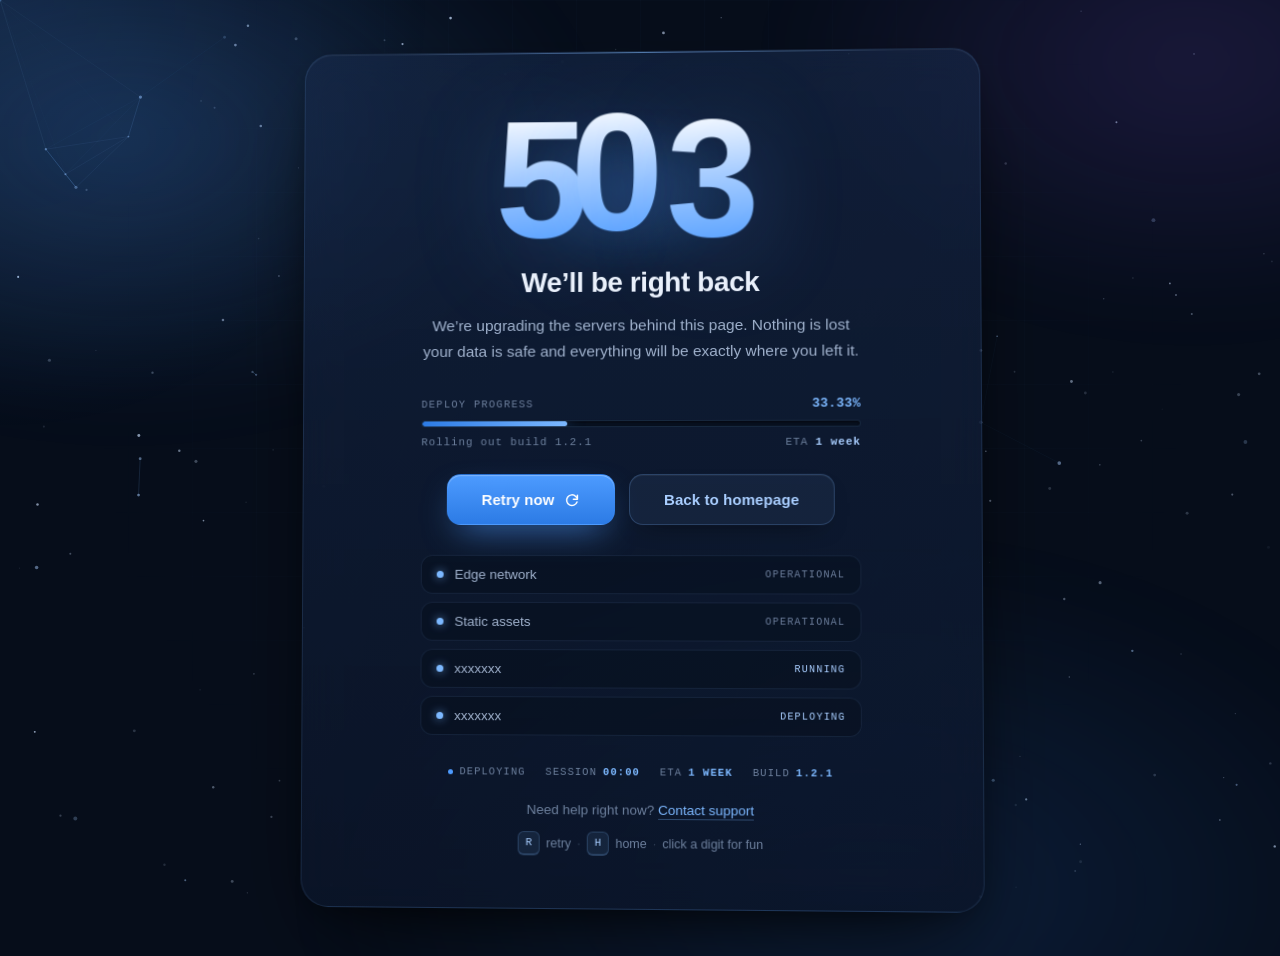
<file: maintenance.html>
<!DOCTYPE html>
<html lang="en">
<head>
<meta charset="UTF-8" />
<meta name="viewport" content="width=device-width, initial-scale=1" />
<meta name="theme-color" content="#060D1A" />
<meta name="color-scheme" content="dark" />
<meta name="robots" content="noindex" />
<title>503 — Upgrading the void</title>
<style>
  /* ============================================================
     Design tokens
  ============================================================ */
  :root {
    --navy-950: #04090F;
    --navy-900: #060D1A;
    --navy-800: #0A1428;
    --navy-700: #0F1D38;
    --navy-600: #16294B;

    --blue-500: #2C7BE5;
    --blue-400: #4D9BFF;
    --blue-300: #7CB8FF;
    --blue-200: #A9CEFF;

    --text:      #E9F0FB;
    --text-soft: #9FB1CC;
    --text-dim:  #6C7F9C;

    --radius-card: 28px;
    --radius-btn: 14px;

    --mono: ui-monospace, SFMono-Regular, "SF Mono", Menlo, Consolas, monospace;
  }

  * { box-sizing: border-box; margin: 0; padding: 0; }

  html { min-height: 100%; }

  body {
    min-height: 100vh;
    min-height: 100dvh;
    font-family: "Inter", -apple-system, BlinkMacSystemFont, "Segoe UI",
                 Roboto, Helvetica, Arial, sans-serif;
    background: var(--navy-900);
    color: var(--text);
    display: grid;
    place-items: center;
    padding: 48px 24px;
    -webkit-font-smoothing: antialiased;
    -moz-osx-font-smoothing: grayscale;
    overflow-x: hidden;
    position: relative;
    -webkit-tap-highlight-color: transparent;
  }

  /* ============================================================
     Ambient layers
  ============================================================ */
  .aurora {
    position: fixed;
    inset: -22%;
    z-index: 0;
    pointer-events: none;
    background:
      radial-gradient(38% 32% at 22% 26%, rgba(77, 155, 255, 0.22), transparent 66%),
      radial-gradient(34% 30% at 80% 20%, rgba(139, 92, 246, 0.15), transparent 66%),
      radial-gradient(44% 38% at 62% 84%, rgba(44, 123, 229, 0.16), transparent 68%);
    filter: blur(34px);
    animation: aurora-drift 28s ease-in-out infinite alternate;
    will-change: transform;
  }

  @keyframes aurora-drift {
    0%   { transform: translate3d(-2%, -1.5%, 0) scale(1.02); }
    100% { transform: translate3d(2.5%, 2%, 0) scale(1.09); }
  }

  /* Faint blueprint grid */
  body::after {
    content: "";
    position: fixed;
    inset: 0;
    z-index: 0;
    pointer-events: none;
    background-image:
      linear-gradient(rgba(124, 184, 255, 0.05) 1px, transparent 1px),
      linear-gradient(90deg, rgba(124, 184, 255, 0.05) 1px, transparent 1px);
    background-size: 64px 64px;
    -webkit-mask-image: radial-gradient(circle at 50% 42%, #000 0%, transparent 68%);
    mask-image: radial-gradient(circle at 50% 42%, #000 0%, transparent 68%);
  }

  #fx {
    position: fixed;
    inset: 0;
    z-index: 0;
    display: block;
    pointer-events: none;
  }

  .spotlight {
    position: fixed;
    top: 0;
    left: 0;
    width: 900px;
    height: 900px;
    margin: -450px 0 0 -450px;
    border-radius: 50%;
    z-index: 0;
    pointer-events: none;
    background: radial-gradient(circle,
      rgba(77, 155, 255, 0.13) 0%,
      rgba(77, 155, 255, 0.05) 38%,
      transparent 68%);
    will-change: transform;
  }

  /* ============================================================
     Card
  ============================================================ */
  .card {
    position: relative;
    z-index: 1;
    width: 100%;
    max-width: 680px;
    padding: 62px 56px 52px;
    text-align: center;
    border-radius: var(--radius-card);
    background:
      linear-gradient(180deg, rgba(22, 41, 75, 0.58) 0%, rgba(10, 20, 40, 0.84) 100%);
    border: 1px solid rgba(124, 184, 255, 0.13);
    box-shadow:
      0 44px 90px -28px rgba(0, 0, 0, 0.80),
      0 10px 32px -14px rgba(0, 0, 0, 0.55),
      inset 0 1px 0 rgba(255, 255, 255, 0.055);
    backdrop-filter: blur(18px);
    -webkit-backdrop-filter: blur(18px);
    transform-style: preserve-3d;
    will-change: transform;
  }

  /* top edge highlight */
  .card::before {
    content: "";
    position: absolute;
    top: 0;
    left: 12%;
    right: 12%;
    height: 1px;
    background: linear-gradient(90deg, transparent, rgba(124, 184, 255, 0.55), transparent);
    pointer-events: none;
  }

  /* cursor-tracked border glow */
  .card::after {
    content: "";
    position: absolute;
    inset: 0;
    border-radius: inherit;
    padding: 1px;
    background: radial-gradient(
      260px circle at var(--px, 50%) var(--py, 0%),
      rgba(124, 184, 255, 0.75),
      rgba(124, 184, 255, 0.06) 55%,
      transparent 72%);
    -webkit-mask: linear-gradient(#000 0 0) content-box, linear-gradient(#000 0 0);
    -webkit-mask-composite: xor;
    mask: linear-gradient(#000 0 0) content-box, linear-gradient(#000 0 0);
    mask-composite: exclude;
    opacity: 0;
    transition: opacity 0.45s ease;
    pointer-events: none;
    z-index: 2;
  }

  .card:hover::after { opacity: 1; }

  /* ============================================================
     Badge
  ============================================================ */
  .badge {
    display: inline-flex;
    align-items: center;
    gap: 9px;
    padding: 7px 15px 7px 12px;
    margin-bottom: 30px;
    border-radius: 999px;
    background: rgba(77, 155, 255, 0.09);
    border: 1px solid rgba(124, 184, 255, 0.20);
    box-shadow: 0 6px 20px -10px rgba(77, 155, 255, 0.55);
    font-size: 11.5px;
    font-weight: 600;
    letter-spacing: 0.14em;
    text-transform: uppercase;
    color: var(--blue-200);
  }

  .dot {
    width: 7px;
    height: 7px;
    border-radius: 50%;
    background: var(--blue-400);
    animation: pulse-ring 2.4s cubic-bezier(0.4, 0, 0.6, 1) infinite;
  }

  @keyframes pulse-ring {
    0%   { box-shadow: 0 0 0 0 rgba(77, 155, 255, 0.50); }
    70%  { box-shadow: 0 0 0 8px rgba(77, 155, 255, 0); }
    100% { box-shadow: 0 0 0 0 rgba(77, 155, 255, 0); }
  }

  /* ============================================================
     503 digits
  ============================================================ */
  .code-wrap {
    position: relative;
    display: inline-block;
    margin-bottom: 4px;
  }

  .code-wrap::after {
    content: "";
    position: absolute;
    left: 50%;
    top: 52%;
    transform: translate(-50%, -50%);
    width: 118%;
    height: 132%;
    background: radial-gradient(closest-side, rgba(77, 155, 255, 0.22), transparent 72%);
    filter: blur(22px);
    z-index: -1;
    pointer-events: none;
  }

  .code {
    display: flex;
    justify-content: center;
    font-size: clamp(84px, 20vw, 168px);
    font-weight: 800;
    line-height: 0.9;
    user-select: none;
    -webkit-user-select: none;
  }

  .digit {
    display: inline-block;
    will-change: transform;
  }

  .digit + .digit { margin-left: -0.045em; }

  .digit-inner {
    display: block;
    font-size: inherit;
    font-weight: inherit;
    line-height: inherit;
    background: linear-gradient(175deg, #FFFFFF 4%, var(--blue-200) 46%, var(--blue-400) 100%);
    -webkit-background-clip: text;
    background-clip: text;
    color: transparent;
    filter: drop-shadow(0 14px 44px rgba(77, 155, 255, 0.30));
    cursor: pointer;
    transition: transform 0.38s cubic-bezier(0.22, 1, 0.36, 1),
                filter 0.38s ease;
  }

  @media (hover: hover) and (pointer: fine) {
    .digit:hover .digit-inner {
      transform: translateY(-8px) scale(1.05);
      filter: drop-shadow(0 22px 60px rgba(77, 155, 255, 0.62));
    }
  }

  .digit.pop .digit-inner {
    animation: pop 0.62s cubic-bezier(0.22, 1, 0.36, 1);
  }

  @keyframes pop {
    0%   { transform: translateY(0) scale(1) rotate(0deg); }
    28%  { transform: translateY(-16px) scale(1.22) rotate(-5deg); }
    58%  { transform: translateY(4px) scale(0.92) rotate(4deg); }
    80%  { transform: translateY(-2px) scale(1.02) rotate(-1deg); }
    100% { transform: translateY(0) scale(1) rotate(0deg); }
  }

  /* ============================================================
     Copy
  ============================================================ */
  .title {
    font-size: clamp(22px, 3.4vw, 28px);
    font-weight: 650;
    letter-spacing: -0.015em;
    color: var(--text);
    margin-bottom: 14px;
  }

  .message {
    max-width: 440px;
    margin: 0 auto;
    font-size: 15.5px;
    line-height: 1.68;
    color: var(--text-soft);
  }

  /* ============================================================
     Progress
  ============================================================ */
  .progress {
    width: min(100%, 440px);
    margin: 32px auto 0;
    text-align: left;
  }

  .progress-head {
    display: flex;
    align-items: baseline;
    justify-content: space-between;
    gap: 12px;
    margin-bottom: 9px;
    font-family: var(--mono);
    font-size: 10.5px;
    letter-spacing: 0.12em;
    text-transform: uppercase;
    color: var(--text-dim);
  }

  .progress-head b {
    font-size: 13px;
    font-weight: 600;
    color: var(--blue-300);
    font-variant-numeric: tabular-nums;
    letter-spacing: 0.02em;
  }

  .progress-track {
    position: relative;
    height: 7px;
    border-radius: 999px;
    background: rgba(6, 13, 26, 0.72);
    border: 1px solid rgba(124, 184, 255, 0.14);
    overflow: hidden;
    box-shadow: inset 0 1px 3px rgba(0, 0, 0, 0.55);
  }

  .progress-fill {
    position: relative;
    height: 100%;
    width: 0%;
    border-radius: inherit;
    background: linear-gradient(90deg, var(--blue-500) 0%, var(--blue-300) 100%);
    box-shadow: 0 0 18px rgba(77, 155, 255, 0.65);
    transition: width 1.4s cubic-bezier(0.22, 1, 0.36, 1);
    overflow: hidden;
  }

  .progress-fill::after {
    content: "";
    position: absolute;
    inset: 0;
    background: linear-gradient(90deg,
      transparent 0%, rgba(255, 255, 255, 0.55) 50%, transparent 100%);
    transform: translateX(-100%);
    animation: sheen 2.6s ease-in-out infinite;
  }

  @keyframes sheen {
    0%        { transform: translateX(-100%); }
    60%, 100% { transform: translateX(200%); }
  }

  .progress-meta {
    display: flex;
    align-items: center;
    justify-content: space-between;
    gap: 12px;
    margin-top: 9px;
    font-family: var(--mono);
    font-size: 11px;
    letter-spacing: 0.08em;
    color: var(--text-dim);
  }

  .progress-meta b {
    color: var(--blue-200);
    font-weight: 600;
  }

  /* ============================================================
     Actions
  ============================================================ */
  .actions {
    display: flex;
    flex-wrap: wrap;
    justify-content: center;
    gap: 14px;
    margin-top: 26px;
  }

  .btn {
    position: relative;
    overflow: hidden;
    display: inline-flex;
    align-items: center;
    justify-content: center;
    gap: 10px;
    padding: 16px 34px;
    font-size: 15px;
    font-weight: 600;
    letter-spacing: 0.005em;
    font-family: inherit;
    color: #FFFFFF;
    text-decoration: none;
    border: 1px solid transparent;
    cursor: pointer;
    border-radius: var(--radius-btn);
    background: linear-gradient(180deg, var(--blue-400) 0%, var(--blue-500) 100%);
    box-shadow:
      0 14px 34px -12px rgba(77, 155, 255, 0.70),
      0 3px 10px -4px rgba(0, 0, 0, 0.45),
      inset 0 1px 0 rgba(255, 255, 255, 0.30);
    transform: translate3d(var(--mx, 0px), var(--my, 0px), 0);
    will-change: transform;
    transition: box-shadow 0.22s ease, filter 0.22s ease,
                background 0.22s ease, border-color 0.22s ease, color 0.22s ease;
  }

  .btn::after {
    content: "";
    position: absolute;
    inset: 0;
    border-radius: inherit;
    background: linear-gradient(100deg,
      transparent 22%, rgba(255, 255, 255, 0.30) 50%, transparent 78%);
    transform: translateX(-130%);
    transition: transform 0.75s cubic-bezier(0.22, 1, 0.36, 1);
    pointer-events: none;
  }

  .btn:hover::after { transform: translateX(130%); }

  .btn svg { transition: transform 0.22s cubic-bezier(0.22, 1, 0.36, 1); }

  .btn:hover {
    transform: translate3d(var(--mx, 0px), calc(var(--my, 0px) - 2px), 0);
    filter: brightness(1.07);
    box-shadow:
      0 20px 44px -12px rgba(77, 155, 255, 0.82),
      0 4px 12px -4px rgba(0, 0, 0, 0.45),
      inset 0 1px 0 rgba(255, 255, 255, 0.35);
  }

  .btn:hover svg { transform: translateX(3px); }

  .btn:active {
    transform: translate3d(var(--mx, 0px), var(--my, 0px), 0) scale(0.975);
  }

  .btn:focus-visible {
    outline: 2px solid var(--blue-200);
    outline-offset: 4px;
  }

  .btn.ghost {
    color: var(--blue-200);
    background: rgba(124, 184, 255, 0.07);
    border-color: rgba(124, 184, 255, 0.22);
    box-shadow:
      0 10px 26px -16px rgba(0, 0, 0, 0.75),
      inset 0 1px 0 rgba(255, 255, 255, 0.05);
  }

  .btn.ghost:hover {
    color: #FFFFFF;
    background: rgba(124, 184, 255, 0.14);
    border-color: rgba(124, 184, 255, 0.42);
    filter: none;
    box-shadow:
      0 16px 36px -16px rgba(77, 155, 255, 0.55),
      inset 0 1px 0 rgba(255, 255, 255, 0.08);
  }

  /* ============================================================
     Service status list
  ============================================================ */
  .services {
    list-style: none;
    display: grid;
    gap: 8px;
    width: min(100%, 440px);
    margin: 30px auto 0;
    text-align: left;
  }

  .service {
    display: flex;
    align-items: center;
    gap: 11px;
    padding: 11px 15px;
    border-radius: 12px;
    background: rgba(6, 13, 26, 0.42);
    border: 1px solid rgba(124, 184, 255, 0.10);
    font-size: 13.5px;
    color: var(--text-soft);
    transition: border-color 0.3s ease, background 0.3s ease;
  }

  .service:hover {
    border-color: rgba(124, 184, 255, 0.22);
    background: rgba(6, 13, 26, 0.62);
  }

  .service-dot {
    flex: none;
    width: 7px;
    height: 7px;
    border-radius: 50%;
    background: var(--blue-300);
    box-shadow: 0 0 10px rgba(124, 184, 255, 0.75);
  }

  .service-dot.is-busy {
    animation: blink 1.4s steps(1, end) infinite;
  }

  .service-name { flex: 1 1 auto; }

  .service-state {
    flex: none;
    font-family: var(--mono);
    font-size: 10px;
    letter-spacing: 0.12em;
    text-transform: uppercase;
    color: var(--text-dim);
    transition: color 0.3s ease;
  }

  .service.is-busy .service-state { color: var(--blue-200); }

  @keyframes blink {
    0%, 55%   { opacity: 1; }
    56%, 100% { opacity: 0.25; }
  }

  /* ============================================================
     Telemetry
  ============================================================ */
  .telemetry {
    display: flex;
    flex-wrap: wrap;
    justify-content: center;
    gap: 6px 20px;
    margin-top: 30px;
    font-family: var(--mono);
    font-size: 10.5px;
    letter-spacing: 0.1em;
    text-transform: uppercase;
    color: var(--text-dim);
    user-select: none;
  }

  .tel {
    display: inline-flex;
    align-items: center;
    gap: 6px;
  }

  .tel b {
    color: var(--blue-300);
    font-weight: 600;
    font-variant-numeric: tabular-nums;
  }

  .tel-dot {
    width: 5px;
    height: 5px;
    border-radius: 50%;
    background: var(--blue-400);
    animation: blink 1.6s steps(1, end) infinite;
  }

  /* ============================================================
     Hints
  ============================================================ */
  .hint {
    margin-top: 24px;
    font-size: 13.5px;
    color: var(--text-dim);
  }

  .hint a {
    color: var(--blue-300);
    text-decoration: none;
    border-bottom: 1px solid rgba(124, 184, 255, 0.30);
    padding-bottom: 1px;
    transition: color 0.2s ease, border-color 0.2s ease;
  }

  .hint a:hover {
    color: var(--blue-200);
    border-color: rgba(169, 206, 255, 0.75);
  }

  .hint--keys {
    margin-top: 14px;
    font-size: 12.5px;
    color: var(--text-dim);
    display: flex;
    align-items: center;
    justify-content: center;
    flex-wrap: wrap;
    gap: 6px;
  }

  .hint--keys .sep { opacity: 0.4; }

  kbd {
    display: inline-block;
    min-width: 22px;
    padding: 2px 7px;
    font-family: var(--mono);
    font-size: 11px;
    line-height: 1.55;
    text-align: center;
    color: var(--blue-200);
    background: rgba(124, 184, 255, 0.09);
    border: 1px solid rgba(124, 184, 255, 0.20);
    border-bottom-width: 2px;
    border-radius: 6px;
  }

  /* ============================================================
     Toast
  ============================================================ */
  .toast {
    position: fixed;
    left: 50%;
    bottom: 28px;
    z-index: 6;
    padding: 12px 22px;
    border-radius: 999px;
    background: rgba(10, 20, 40, 0.90);
    border: 1px solid rgba(124, 184, 255, 0.28);
    color: var(--blue-200);
    font-size: 13px;
    font-weight: 600;
    letter-spacing: 0.02em;
    white-space: nowrap;
    box-shadow: 0 20px 50px -20px rgba(0, 0, 0, 0.95);
    backdrop-filter: blur(12px);
    -webkit-backdrop-filter: blur(12px);
    transform: translate(-50%, 20px);
    opacity: 0;
    pointer-events: none;
    transition: opacity 0.35s ease, transform 0.45s cubic-bezier(0.22, 1, 0.36, 1);
  }

  .toast.show {
    opacity: 1;
    transform: translate(-50%, 0);
  }

  /* ============================================================
     Entrance
  ============================================================ */
  @keyframes rise {
    from { opacity: 0; transform: translateY(18px); }
    to   { opacity: 1; transform: translateY(0); }
  }

  .card > * {
    animation: rise 0.85s cubic-bezier(0.22, 1, 0.36, 1) both;
  }
  .card > *:nth-child(1)  { animation-delay: 0.05s; }
  .card > *:nth-child(2)  { animation-delay: 0.13s; }
  .card > *:nth-child(3)  { animation-delay: 0.21s; }
  .card > *:nth-child(4)  { animation-delay: 0.27s; }
  .card > *:nth-child(5)  { animation-delay: 0.33s; }
  .card > *:nth-child(6)  { animation-delay: 0.39s; }
  .card > *:nth-child(7)  { animation-delay: 0.45s; }
  .card > *:nth-child(8)  { animation-delay: 0.51s; }
  .card > *:nth-child(9)  { animation-delay: 0.57s; }
  .card > *:nth-child(10) { animation-delay: 0.63s; }

  /* ============================================================
     Reduced motion
  ============================================================ */
  @media (prefers-reduced-motion: reduce) {
    *, *::before, *::after {
      animation-duration: 0.001ms !important;
      animation-iteration-count: 1 !important;
      transition-duration: 0.001ms !important;
    }
    .aurora { animation: none; }
    .progress-fill::after { display: none; }
  }

  /* ============================================================
     Responsive
  ============================================================ */
  @media (max-width: 560px) {
    body { padding: 26px 16px; }
    .card { padding: 46px 22px 40px; border-radius: 22px; }
    .badge { margin-bottom: 24px; }
    .message { font-size: 15px; }
    .progress { margin-top: 26px; }
    .actions { margin-top: 22px; gap: 10px; }
    .btn { width: 100%; padding: 16px 24px; }
    .services { margin-top: 24px; gap: 7px; }
    .service { padding: 10px 13px; font-size: 13px; }
    .telemetry { gap: 5px 14px; font-size: 10px; margin-top: 24px; }
    .hint { margin-top: 20px; }
    .spotlight { width: 560px; height: 560px; margin: -280px 0 0 -280px; }
    .toast {
      bottom: 18px;
      font-size: 12px;
      padding: 10px 18px;
      max-width: calc(100vw - 36px);
      white-space: normal;
      text-align: center;
    }
  }
</style>
</head>
<body>

  <canvas id="fx" aria-hidden="true"></canvas>
  <div class="aurora" aria-hidden="true"></div>
  <div class="spotlight" id="spotlight" aria-hidden="true"></div>

  <main class="card" id="card">

    <div class="code-wrap" aria-hidden="true">
      <h1 class="code" aria-label="503">
        <span class="digit" data-depth="1"><span class="digit-inner">5</span></span>
        <span class="digit" data-depth="1.8"><span class="digit-inner">0</span></span>
        <span class="digit" data-depth="1"><span class="digit-inner">3</span></span>
      </h1>
    </div>

    <h2 class="title">We&rsquo;ll be right back</h2>

    <p class="message">
      We&rsquo;re upgrading the servers behind this page. Nothing is lost
      your data is safe and everything will be exactly where you left it.
    </p>

    <section class="progress" aria-label="Maintenance progress">
      <div class="progress-head">
        <span>Deploy progress</span>
        <b id="progressPct">33.33%</b>
      </div>
      <div class="progress-track"
           role="progressbar"
           aria-labelledby="progressLabel"
           aria-valuemin="0"
           aria-valuemax="100"
           aria-valuenow="33"
           id="progressBar">
        <div class="progress-fill" id="progressFill"></div>
      </div>
      <div class="progress-meta">
        <span id="progressLabel">Rolling out build 1.2.1</span>
        <span>ETA <b id="progressEta">1 week</b></span>
      </div>
    </section>

    <div class="actions">
      <button class="btn" type="button" id="retryBtn">
        Retry now
        <svg width="16" height="16" viewBox="0 0 24 24" fill="none"
             stroke="currentColor" stroke-width="2.2"
             stroke-linecap="round" stroke-linejoin="round" aria-hidden="true">
          <polyline points="20 5 20 11 14 11"></polyline>
          <path d="M19.4 15a8 8 0 1 1-1.9-8.4L20 9"></path>
        </svg>
      </button>
      <a class="btn ghost" href="https://hajir.is-a.dev/" id="statusBtn">
        Back to homepage
      </a>
    </div>

    <ul class="services" aria-label="Service status">
      <li class="service">
        <span class="service-dot" aria-hidden="true"></span>
        <span class="service-name">Edge network</span>
        <span class="service-state">Operational</span>
      </li>
      <li class="service">
        <span class="service-dot" aria-hidden="true"></span>
        <span class="service-name">Static assets</span>
        <span class="service-state">Operational</span>
      </li>
      <li class="service is-busy">
        <span class="service-dot is-busy" aria-hidden="true"></span>
        <span class="service-name">xxxxxxx</span>
        <span class="service-state">Running</span>
      </li>
      <li class="service is-busy">
        <span class="service-dot is-busy" aria-hidden="true"></span>
        <span class="service-name">xxxxxxx</span>
        <span class="service-state">Deploying</span>
      </li>
    </ul>

    <div class="telemetry" aria-hidden="true">
      <span class="tel"><i class="tel-dot"></i>deploying</span>
      <span class="tel">session <b id="tUp">00:00</b></span>
      <span class="tel">eta <b id="tEta">1 week</b></span>
      <span class="tel">build <b>1.2.1</b></span>
    </div>

    <p class="hint">
      Need help right now?
      <a href="https://hajir.is-a.dev/#contact">Contact support</a>
    </p>

    <p class="hint--keys">
      <kbd>R</kbd> retry <span class="sep">·</span>
      <kbd>H</kbd> home <span class="sep">·</span>
      <span>click a digit for fun</span>
    </p>
  </main>

  <div class="toast" id="toast" role="status" aria-live="polite"></div>

<script>
(function () {
  "use strict";

  /* ============================================================
     Environment
  ============================================================ */
  var reduceMQ = window.matchMedia("(prefers-reduced-motion: reduce)");
  var REDUCED  = reduceMQ.matches;
  var FINE     = window.matchMedia("(pointer: fine)").matches;
  var TAU      = Math.PI * 2;

  var canvas       = document.getElementById("fx");
  var ctx          = canvas.getContext("2d");
  var card         = document.getElementById("card");
  var spotlight    = document.getElementById("spotlight");
  var toastEl      = document.getElementById("toast");
  var progressBar  = document.getElementById("progressBar");
  var progressFill = document.getElementById("progressFill");
  var progressPct  = document.getElementById("progressPct");
  var progressEta  = document.getElementById("progressEta");
  var retryBtn     = document.getElementById("retryBtn");
  var statusBtn    = document.getElementById("statusBtn");
  var tUp          = document.getElementById("tUp");
  var tEta         = document.getElementById("tEta");

  var HOME_URL = statusBtn.href;

  var digitEls  = Array.prototype.slice.call(document.querySelectorAll(".digit"));
  var magnetEls = Array.prototype.slice.call(document.querySelectorAll(".btn"));

  /* ============================================================
     State
  ============================================================ */
  var W = 0, H = 0, DPR = 1;
  var TIME = 0, lastT = 0, rafId = null, running = false;
  var dtNorm = 1;
  var warp = 0;

  var P = {
    tx: window.innerWidth / 2, ty: window.innerHeight / 2,
    x:  window.innerWidth / 2, y:  window.innerHeight / 2,
    nx: 0, ny: 0,
    active: false, down: false
  };

  var stars = [], dust = [], waves = [], sparks = [], shooting = [];
  var trail = [];
  var shootTimer = 200;

  var LINK = 130, LINK2 = LINK * LINK;
  var LINK_ALPHA = [
    "rgba(124,184,255,0)",
    "rgba(124,184,255,0.035)",
    "rgba(124,184,255,0.070)",
    "rgba(124,184,255,0.105)",
    "rgba(124,184,255,0.140)",
    "rgba(124,184,255,0.180)"
  ];

  /* ============================================================
     Canvas sizing / builders
  ============================================================ */
  function resizeCanvas() {
    DPR = Math.min(window.devicePixelRatio || 1, 2);
    W = window.innerWidth;
    H = window.innerHeight;

    canvas.width  = Math.round(W * DPR);
    canvas.height = Math.round(H * DPR);
    canvas.style.width  = W + "px";
    canvas.style.height = H + "px";
    ctx.setTransform(DPR, 0, 0, DPR, 0, 0);

    buildStars();
    buildDust();
    cacheRects();

    if (REDUCED) drawStatic();
  }

  function buildStars() {
    var n = Math.round(Math.min(280, Math.max(60, (W * H) / 6500)));
    stars = [];
    for (var i = 0; i < n; i++) {
      var z = Math.random() * 0.85 + 0.15;
      stars.push({
        x: Math.random() * W,
        y: Math.random() * H,
        z: z,
        r: 0.35 + z * 1.25,
        a: 0.25 + Math.random() * 0.55,
        tw: Math.random() * TAU,
        tws: 0.5 + Math.random() * 1.8
      });
    }
  }

  function buildDust() {
    var n = Math.round(Math.min(56, Math.max(14, (W * H) / 34000)));
    dust = [];
    for (var i = 0; i < n; i++) {
      dust.push({
        x: Math.random() * W,
        y: Math.random() * H,
        vx: (Math.random() - 0.5) * 0.25,
        vy: (Math.random() - 0.5) * 0.25,
        r: Math.random() * 1.3 + 0.7,
        a: Math.random() * 0.35 + 0.18
      });
    }
  }

  /* ============================================================
     Pointer
  ============================================================ */
  function onPointerMove(e) {
    P.tx = e.clientX;
    P.ty = e.clientY;
    P.active = true;
  }

  window.addEventListener("pointermove", onPointerMove, { passive: true });

  window.addEventListener("pointerdown", function (e) {
    P.down = true;
    P.tx = e.clientX;
    P.ty = e.clientY;
    P.active = true;
    if (!REDUCED) {
      spawnWave(e.clientX, e.clientY);
      burst(e.clientX, e.clientY, 12);
    }
  }, { passive: true });

  window.addEventListener("pointerup", function (e) {
    P.down = false;
    if (e.pointerType && e.pointerType !== "mouse") P.active = false;
  }, { passive: true });

  window.addEventListener("pointercancel", function () {
    P.down = false;
    P.active = false;
  }, { passive: true });

  document.documentElement.addEventListener("mouseleave", function () {
    P.active = false;
    P.down = false;
    P.nx = 0;
    P.ny = 0;
  });

  window.addEventListener("blur", function () {
    P.active = false;
    P.down = false;
  });

  /* ============================================================
     Simulation
  ============================================================ */
  function updatePointer(dt) {
    var k = Math.min(1, 0.22 * dt);
    P.x += (P.tx - P.x) * k;
    P.y += (P.ty - P.y) * k;
    P.nx = P.tx / W - 0.5;
    P.ny = P.ty / H - 0.5;
  }

  function updateTrail(dt) {
    if (P.active && !REDUCED) {
      trail.push({ x: P.tx, y: P.ty, life: 1 });
    }
    for (var i = trail.length - 1; i >= 0; i--) {
      trail[i].life -= 0.055 * dt;
      if (trail[i].life <= 0) trail.splice(i, 1);
    }
    while (trail.length > 26) trail.shift();
  }

  function updateStars(dt) {
    var drift = 0.055 * dt * (1 + warp * 6);
    for (var i = 0; i < stars.length; i++) {
      var s = stars[i];
      s.y += drift * s.z;
      if (s.y > H + 4) { s.y = -4; s.x = Math.random() * W; }
    }
  }

  function updateDust(dt) {
    var R  = P.down ? 230 : 150;
    var R2 = R * R;

    for (var i = 0; i < dust.length; i++) {
      var p = dust[i];
      p.x += p.vx * dt;
      p.y += p.vy * dt;

      if (P.active) {
        var dx = p.x - P.x;
        var dy = p.y - P.y;
        var d2 = dx * dx + dy * dy;
        if (d2 < R2 && d2 > 4) {
          var d = Math.sqrt(d2);
          var t = 1 - d / R;
          if (P.down) {
            var fa = t * t * 2.4 * dt;
            p.x -= (dx / d) * fa;
            p.y -= (dy / d) * fa;
          } else {
            var fr = t * 1.1 * dt;
            p.x += (dx / d) * fr;
            p.y += (dy / d) * fr;
          }
        }
      }

      for (var w = 0; w < waves.length; w++) {
        var wv = waves[w];
        var wx = p.x - wv.x;
        var wy = p.y - wv.y;
        var wd = Math.sqrt(wx * wx + wy * wy) || 1;
        var band = Math.abs(wd - wv.r);
        if (band < 46) {
          var fw = (1 - band / 46) * 3.6 * dt * wv.life;
          p.x += (wx / wd) * fw;
          p.y += (wy / wd) * fw;
        }
      }

      if (p.x < -40) p.x = W + 40;
      else if (p.x > W + 40) p.x = -40;
      if (p.y < -40) p.y = H + 40;
      else if (p.y > H + 40) p.y = -40;
    }
  }

  function spawnWave(x, y) {
    waves.push({ x: x, y: y, r: 6, max: Math.max(W, H) * 0.55, life: 1 });
    if (waves.length > 6) waves.shift();
  }

  function updateWaves(dt) {
    for (var i = waves.length - 1; i >= 0; i--) {
      var w = waves[i];
      w.r += (w.max - w.r) * 0.055 * dt;
      w.life -= 0.018 * dt;
      if (w.life <= 0) waves.splice(i, 1);
    }
  }

  function burst(x, y, count) {
    if (REDUCED) return;
    for (var i = 0; i < count; i++) {
      var ang = Math.random() * TAU;
      var sp  = Math.random() * 4 + 0.6;
      sparks.push({
        x: x, y: y,
        vx: Math.cos(ang) * sp,
        vy: Math.sin(ang) * sp - 0.6,
        r: Math.random() * 2 + 0.8,
        life: 1,
        c: Math.random() > 0.5 ? "169,206,255" : "77,155,255"
      });
    }
    if (sparks.length > 320) sparks.splice(0, sparks.length - 320);
  }

  function updateSparks(dt) {
    for (var i = sparks.length - 1; i >= 0; i--) {
      var s = sparks[i];
      s.x += s.vx * dt;
      s.y += s.vy * dt;
      s.vx *= 0.965;
      s.vy = s.vy * 0.965 + 0.04 * dt;
      s.life -= 0.016 * dt;
      if (s.life <= 0) sparks.splice(i, 1);
    }
  }

  function updateShooting(dt) {
    shootTimer -= dt;
    if (shootTimer <= 0 && !REDUCED) {
      shootTimer = 320 + Math.random() * 520;
      var dir = Math.random() > 0.5 ? 1 : -1;
      var ang = 0.22 + Math.random() * 0.3;
      var sp  = 7 + Math.random() * 7;
      shooting.push({
        x: dir === 1 ? -60 : W + 60,
        y: Math.random() * H * 0.55,
        vx: Math.cos(ang) * sp * dir,
        vy: Math.sin(ang) * sp,
        life: 1
      });
      if (shooting.length > 3) shooting.shift();
    }

    for (var i = shooting.length - 1; i >= 0; i--) {
      var s = shooting[i];
      s.x += s.vx * dt;
      s.y += s.vy * dt;
      s.life -= 0.009 * dt;
      if (s.life <= 0 || s.x < -140 || s.x > W + 140 || s.y > H + 140) {
        shooting.splice(i, 1);
      }
    }
  }

  /* ============================================================
     Rendering
  ============================================================ */
  function drawStars() {
    var ox = P.x - W / 2;
    var oy = P.y - H / 2;

    for (var i = 0; i < stars.length; i++) {
      var s = stars[i];
      var par = 0.045 * s.z;
      var sx = s.x - ox * par;
      var sy = s.y - oy * par;

      if (sx < -24 || sx > W + 24 || sy < -24 || sy > H + 24) continue;

      var tw    = 0.6 + 0.4 * Math.sin(TIME * s.tws + s.tw);
      var alpha = s.a * tw;

      if (warp > 0.02) {
        var dx = sx - W / 2;
        var dy = sy - H / 2;
        var k  = warp * s.z * 0.14;
        ctx.strokeStyle = "rgba(190,218,255," + (alpha * 0.9).toFixed(3) + ")";
        ctx.lineWidth = s.r * 0.9;
        ctx.beginPath();
        ctx.moveTo(sx, sy);
        ctx.lineTo(sx + dx * k, sy + dy * k);
        ctx.stroke();
      } else {
        ctx.fillStyle = "rgba(206,226,255," + alpha.toFixed(3) + ")";
        ctx.beginPath();
        ctx.arc(sx, sy, s.r, 0, TAU);
        ctx.fill();
      }
    }
  }

  function drawDust() {
    ctx.lineWidth = 1;

    for (var i = 0; i < dust.length; i++) {
      var a = dust[i];
      for (var j = i + 1; j < dust.length; j++) {
        var b  = dust[j];
        var dx = a.x - b.x;
        var dy = a.y - b.y;
        var d2 = dx * dx + dy * dy;
        if (d2 < LINK2) {
          var t = 1 - Math.sqrt(d2) / LINK;
          ctx.strokeStyle = LINK_ALPHA[Math.min(5, (t * 6) | 0)];
          ctx.beginPath();
          ctx.moveTo(a.x, a.y);
          ctx.lineTo(b.x, b.y);
          ctx.stroke();
        }
      }
    }

    if (P.active) {
      var R = 200, R2 = R * R;
      for (var k = 0; k < dust.length; k++) {
        var q  = dust[k];
        var qx = q.x - P.x;
        var qy = q.y - P.y;
        var q2 = qx * qx + qy * qy;
        if (q2 < R2) {
          var qt = 1 - Math.sqrt(q2) / R;
          ctx.strokeStyle = "rgba(169,206,255," + (qt * 0.30).toFixed(3) + ")";
          ctx.beginPath();
          ctx.moveTo(q.x, q.y);
          ctx.lineTo(P.x, P.y);
          ctx.stroke();
        }
      }
    }

    for (var m = 0; m < dust.length; m++) {
      var p = dust[m];
      ctx.fillStyle = "rgba(169,206,255," + p.a.toFixed(2) + ")";
      ctx.beginPath();
      ctx.arc(p.x, p.y, p.r, 0, TAU);
      ctx.fill();
    }
  }

  function drawWaves() {
    for (var i = 0; i < waves.length; i++) {
      var w = waves[i];
      ctx.strokeStyle = "rgba(124,184,255," + (w.life * 0.42).toFixed(3) + ")";
      ctx.lineWidth = 1 + w.life * 2;
      ctx.beginPath();
      ctx.arc(w.x, w.y, w.r, 0, TAU);
      ctx.stroke();
    }
  }

  function drawSparks() {
    for (var i = 0; i < sparks.length; i++) {
      var s = sparks[i];
      var l = Math.max(s.life, 0);
      ctx.fillStyle = "rgba(" + s.c + "," + l.toFixed(3) + ")";
      ctx.beginPath();
      ctx.arc(s.x, s.y, s.r * Math.max(l, 0.25), 0, TAU);
      ctx.fill();
    }
  }

  function drawShooting() {
    ctx.lineCap = "round";
    for (var i = 0; i < shooting.length; i++) {
      var s  = shooting[i];
      var tx = s.x - s.vx * 9;
      var ty = s.y - s.vy * 9;
      var g  = ctx.createLinearGradient(s.x, s.y, tx, ty);
      g.addColorStop(0,    "rgba(233,240,251," + (s.life * 0.9).toFixed(3) + ")");
      g.addColorStop(0.35, "rgba(124,184,255," + (s.life * 0.35).toFixed(3) + ")");
      g.addColorStop(1,    "rgba(124,184,255,0)");
      ctx.strokeStyle = g;
      ctx.lineWidth = 2;
      ctx.beginPath();
      ctx.moveTo(s.x, s.y);
      ctx.lineTo(tx, ty);
      ctx.stroke();
    }
    ctx.lineCap = "butt";
  }

  function drawTrail() {
    if (trail.length < 2) return;
    ctx.lineCap = "round";
    ctx.lineJoin = "round";
    for (var i = 1; i < trail.length; i++) {
      var a = trail[i - 1];
      var b = trail[i];
      var t = i / trail.length;
      var l = Math.min(a.life, b.life);
      if (l <= 0) continue;
      ctx.strokeStyle = "rgba(140,195,255," + (t * t * 0.5 * l).toFixed(3) + ")";
      ctx.lineWidth = t * 3.6 + 0.3;
      ctx.beginPath();
      ctx.moveTo(a.x, a.y);
      ctx.lineTo(b.x, b.y);
      ctx.stroke();
    }
  }

  function drawStatic() {
    ctx.clearRect(0, 0, W, H);
    for (var i = 0; i < stars.length; i++) {
      var s = stars[i];
      ctx.fillStyle = "rgba(206,226,255," + (s.a * 0.8).toFixed(3) + ")";
      ctx.beginPath();
      ctx.arc(s.x, s.y, s.r, 0, TAU);
      ctx.fill();
    }
    for (var m = 0; m < dust.length; m++) {
      var p = dust[m];
      ctx.fillStyle = "rgba(169,206,255," + p.a.toFixed(2) + ")";
      ctx.beginPath();
      ctx.arc(p.x, p.y, p.r, 0, TAU);
      ctx.fill();
    }
  }

  /* ============================================================
     Digits — parallax + cursor repulsion
  ============================================================ */
  var digitStates = digitEls.map(function (el) {
    return {
      el: el,
      depth: parseFloat(el.getAttribute("data-depth")) || 1,
      x: 0, y: 0,
      cx: null, cy: null
    };
  });

  function measureDigits() {
    var cr = card.getBoundingClientRect();
    digitStates.forEach(function (d) {
      var prev = d.el.style.transform;
      d.el.style.transform = "none";
      var r = d.el.getBoundingClientRect();
      d.cx = r.left + r.width / 2  - cr.left;
      d.cy = r.top  + r.height / 2 - cr.top;
      d.el.style.transform = prev;
    });
  }

  var REPEL_R = 170;
  var REPEL_F = 36;

  function updateDigits() {
    if (REDUCED) return;

    var cr = cardRect || card.getBoundingClientRect();

    for (var i = 0; i < digitStates.length; i++) {
      var d  = digitStates[i];
      var tx = P.nx * 26 * d.depth;
      var ty = P.ny * 18 * d.depth;

      if (FINE && d.cx !== null) {
        var curX = cr.left + d.cx + d.x;
        var curY = cr.top  + d.cy + d.y;
        var dx = curX - P.tx;
        var dy = curY - P.ty;
        var dist = Math.sqrt(dx * dx + dy * dy);
        if (dist < REPEL_R && dist > 0.001) {
          var f = 1 - dist / REPEL_R;
          tx += (dx / dist) * f * REPEL_F;
          ty += (dy / dist) * f * REPEL_F;
        }
      }

      var k = 1 - Math.pow(1 - 0.12, dtNorm);
      d.x += (tx - d.x) * k;
      d.y += (ty - d.y) * k;
      d.el.style.transform =
        "translate3d(" + d.x.toFixed(2) + "px," + d.y.toFixed(2) + "px,0)";
    }
  }

  function popDigit(el) {
    el.classList.remove("pop");
    void el.offsetWidth;
    el.classList.add("pop");

    var r  = el.getBoundingClientRect();
    var cx = r.left + r.width / 2;
    var cy = r.top  + r.height / 2;

    if (!REDUCED) {
      spawnWave(cx, cy);
      burst(cx, cy, 26);
    }

    el.addEventListener("animationend", function handler() {
      el.classList.remove("pop");
      el.removeEventListener("animationend", handler);
    });
  }

  digitEls.forEach(function (el) {
    el.addEventListener("click", function () { popDigit(el); });
  });

  /* ============================================================
     Card tilt + border glow
  ============================================================ */
  var tiltX = 0, tiltY = 0;
  var cardRect = null;

  function updateTilt() {
    if (!FINE || REDUCED) return;
    var gx = -P.ny * 5;
    var gy =  P.nx * 7;
    tiltX += (gx - tiltX) * 0.07;
    tiltY += (gy - tiltY) * 0.07;
    card.style.transform =
      "perspective(1400px) rotateX(" + tiltX.toFixed(2) + "deg) rotateY(" +
      tiltY.toFixed(2) + "deg)";
  }

  function updateCardGlow() {
    if (!cardRect || !P.active) return;
    card.style.setProperty("--px", (P.tx - cardRect.left).toFixed(0) + "px");
    card.style.setProperty("--py", (P.ty - cardRect.top ).toFixed(0) + "px");
  }

  /* ============================================================
     Magnetic buttons
  ============================================================ */
  var magnets = magnetEls.map(function (el) {
    return { el: el, x: 0, y: 0, rect: null };
  });

  function updateMagnets(dt) {
    if (!FINE || REDUCED) return;

    for (var i = 0; i < magnets.length; i++) {
      var m = magnets[i];
      if (!m.rect) continue;

      var cx = m.rect.left + m.rect.width / 2;
      var cy = m.rect.top  + m.rect.height / 2;
      var dx = P.tx - cx;
      var dy = P.ty - cy;
      var dist   = Math.sqrt(dx * dx + dy * dy);
      var radius = Math.max(m.rect.width, m.rect.height) / 2 + 74;

      var tx = 0, ty = 0;
      if (P.active && dist < radius) {
        var pull = (1 - dist / radius) * 0.32;
        tx = dx * pull;
        ty = dy * pull;
      }

      var k = Math.min(1, 0.14 * dt);
      m.x += (tx - m.x) * k;
      m.y += (ty - m.y) * k;

      m.el.style.setProperty("--mx", m.x.toFixed(2) + "px");
      m.el.style.setProperty("--my", m.y.toFixed(2) + "px");
    }
  }

  /* ============================================================
     Spotlight
  ============================================================ */
  function updateSpotlight() {
    if (REDUCED) return;
    spotlight.style.transform =
      "translate3d(" + P.x.toFixed(1) + "px," + P.y.toFixed(1) + "px,0)";
  }

  /* ============================================================
     Maintenance progress
     Start 33.33%, hard cap 66.66%, ETA selalu "1 week".
  ============================================================ */
  var PROGRESS_START = 33.33;
  var PROGRESS_CAP   = 66.66;
  var progress       = 0;
  var progressTimer  = null;

  function etaLabel() {
    return "1 week";
  }

  function setProgress(v) {
    progress = Math.min(PROGRESS_CAP, Math.max(0, v));

    progressFill.style.width = progress + "%";
    progressPct.textContent  = progress.toFixed(2) + "%";
    progressBar.setAttribute("aria-valuenow", String(Math.round(progress)));

    var eta = etaLabel();
    progressEta.textContent = eta;
    tEta.textContent = eta;
  }

  function tickProgress() {
    if (progress >= PROGRESS_CAP) {
      setProgress(PROGRESS_CAP);
      clearInterval(progressTimer);
      progressTimer = null;
      return;
    }
    setProgress(progress + 0.05 + Math.random() * 0.15);
  }

  function startProgress() {
    setProgress(0);
    requestAnimationFrame(function () {
      requestAnimationFrame(function () {
        setProgress(PROGRESS_START);
        progressTimer = setInterval(tickProgress, 4000);
      });
    });
  }

  /* ============================================================
     Telemetry
  ============================================================ */
  var telAcc = 0;
  var sessionStart = (window.performance && performance.now)
    ? performance.now()
    : Date.now();

  function pad(n, len) {
    var s = String(Math.max(0, Math.round(n)));
    while (s.length < len) s = "0" + s;
    return s;
  }

  function updateTelemetry(dt) {
    telAcc += dt;
    if (telAcc < 30) return;
    telAcc = 0;

    var elapsedMs = ((window.performance && performance.now)
      ? performance.now()
      : Date.now()) - sessionStart;
    var secs = Math.floor(elapsedMs / 1000);

    tUp.textContent =
      pad(Math.floor(secs / 60), 2) + ":" + pad(secs % 60, 2);
  }

  /* ============================================================
     Main loop
  ============================================================ */
  function frame(now) {
    rafId = requestAnimationFrame(frame);

    if (!lastT) lastT = now;
    dtNorm = (now - lastT) / 16.6667;
    lastT  = now;
    if (dtNorm > 3)  dtNorm = 3;
    if (dtNorm <= 0) dtNorm = 1;

    TIME += dtNorm * 0.016;

    updatePointer(dtNorm);
    updateTrail(dtNorm);
    updateStars(dtNorm);
    updateDust(dtNorm);
    updateWaves(dtNorm);
    updateSparks(dtNorm);
    updateShooting(dtNorm);

    ctx.clearRect(0, 0, W, H);
    drawStars();
    drawDust();
    drawWaves();
    drawSparks();
    drawShooting();
    drawTrail();

    if (warp > 0) warp = Math.max(0, warp - 0.014 * dtNorm);

    updateDigits();
    updateTilt();
    updateMagnets(dtNorm);
    updateSpotlight();
    updateCardGlow();
    updateTelemetry(dtNorm);
  }

  function start() {
    if (running || REDUCED) return;
    running = true;
    lastT = 0;
    rafId = requestAnimationFrame(frame);
  }

  function stop() {
    running = false;
    if (rafId !== null) cancelAnimationFrame(rafId);
    rafId = null;
  }

  document.addEventListener("visibilitychange", function () {
    if (document.hidden) stop();
    else start();
  });

  function onReduceChange(e) {
    REDUCED = e.matches;
    if (REDUCED) { stop(); drawStatic(); }
    else { start(); }
  }

  if (reduceMQ.addEventListener) reduceMQ.addEventListener("change", onReduceChange);
  else if (reduceMQ.addListener) reduceMQ.addListener(onReduceChange);

  /* ============================================================
     Toast
  ============================================================ */
  var toastTimer = null;
  function toast(msg) {
    toastEl.textContent = msg;
    toastEl.classList.add("show");
    clearTimeout(toastTimer);
    toastTimer = setTimeout(function () {
      toastEl.classList.remove("show");
    }, 2600);
  }

  /* ============================================================
     Warp (easter egg)
  ============================================================ */
  function engageWarp() {
    if (REDUCED) { toast("Warp unavailable in reduced-motion mode"); return; }
    warp = 1.15;
    toast("Warp drive engaged ✦");
  }

  /* ============================================================
     Retry / navigation
  ============================================================ */
  var retrying = false;

  function retry() {
    if (retrying) return;
    retrying = true;
    toast("Pinging servers…");
    setTimeout(function () { window.location.reload(); }, 900);
  }

  retryBtn.addEventListener("click", retry);

  /* ============================================================
     Keyboard
  ============================================================ */
  var SEQ = ["ArrowUp", "ArrowUp", "ArrowDown", "ArrowDown",
             "ArrowLeft", "ArrowRight", "ArrowLeft", "ArrowRight"];
  var seqIdx = 0;

  document.addEventListener("keydown", function (e) {
    if (e.key === SEQ[seqIdx]) {
      seqIdx++;
      if (seqIdx === SEQ.length) {
        seqIdx = 0;
        engageWarp();
      }
    } else {
      seqIdx = (e.key === SEQ[0]) ? 1 : 0;
    }

    if (e.metaKey || e.ctrlKey || e.altKey) return;

    var k = e.key.toLowerCase();
    if (k === "r")      { e.preventDefault(); retry(); }
    else if (k === "h") { e.preventDefault(); window.location.href = HOME_URL; }
  });

  /* ============================================================
     Rect caching
  ============================================================ */
  function cacheRects() {
    cardRect = card.getBoundingClientRect();

    for (var i = 0; i < magnets.length; i++) {
      magnets[i].rect = magnets[i].el.getBoundingClientRect();
    }

    measureDigits();
  }

  /* ============================================================
     Boot
  ============================================================ */
  var resizeTimer = null;
  var scrollRaf   = null;

  function scheduleResize() {
    clearTimeout(resizeTimer);
    resizeTimer = setTimeout(resizeCanvas, 140);
  }

  window.addEventListener("resize", scheduleResize);
  window.addEventListener("orientationchange", scheduleResize);

  window.addEventListener("scroll", function () {
    if (scrollRaf) return;
    scrollRaf = requestAnimationFrame(function () {
      scrollRaf = null;
      cardRect = card.getBoundingClientRect();
      for (var i = 0; i < magnets.length; i++) {
        magnets[i].rect = magnets[i].el.getBoundingClientRect();
      }
    });
  }, { passive: true });

  if (document.fonts && document.fonts.ready) {
    document.fonts.ready.then(function () { setTimeout(cacheRects, 60); });
  }
  window.addEventListener("load", function () { setTimeout(cacheRects, 140); });

  resizeCanvas();
  spotlight.style.transform =
    "translate3d(" + (W / 2) + "px," + (H / 2) + "px,0)";

  startProgress();
  start();
})();
</script>

</body>
</html>
</file>
